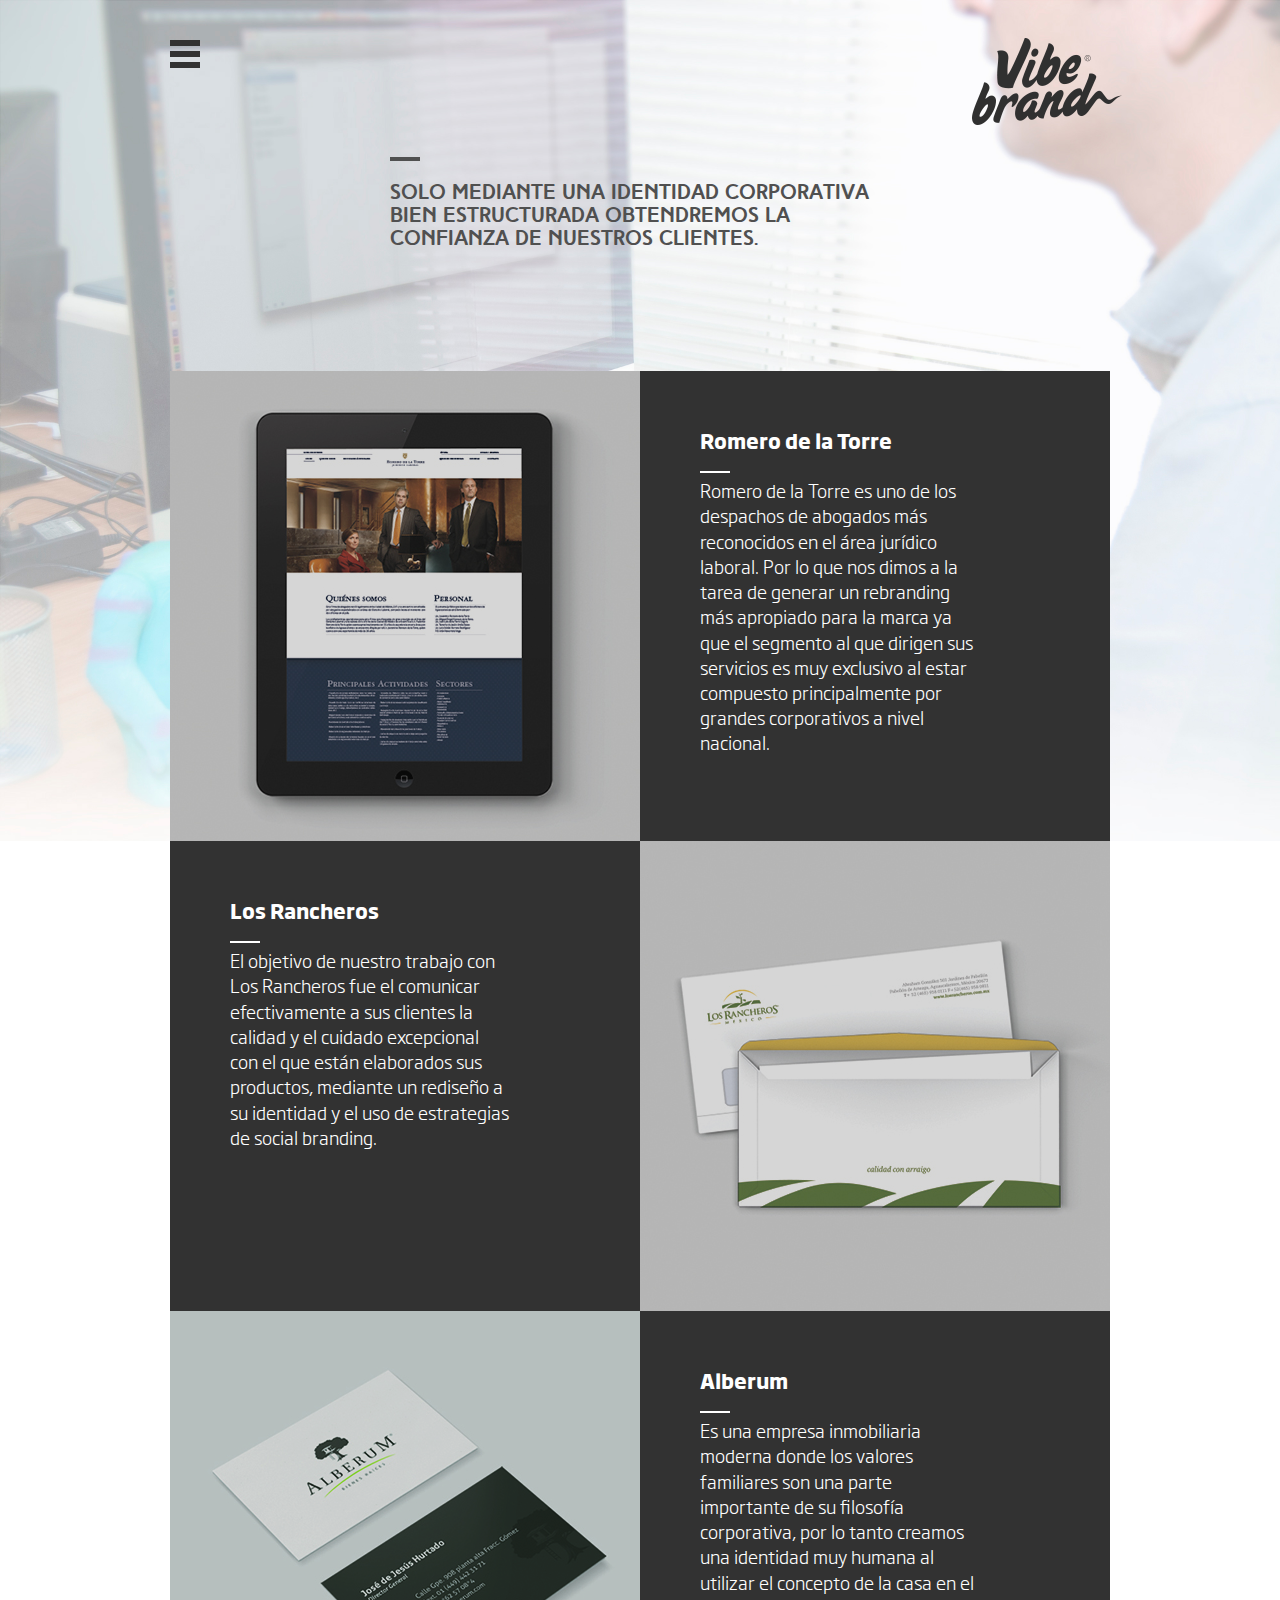
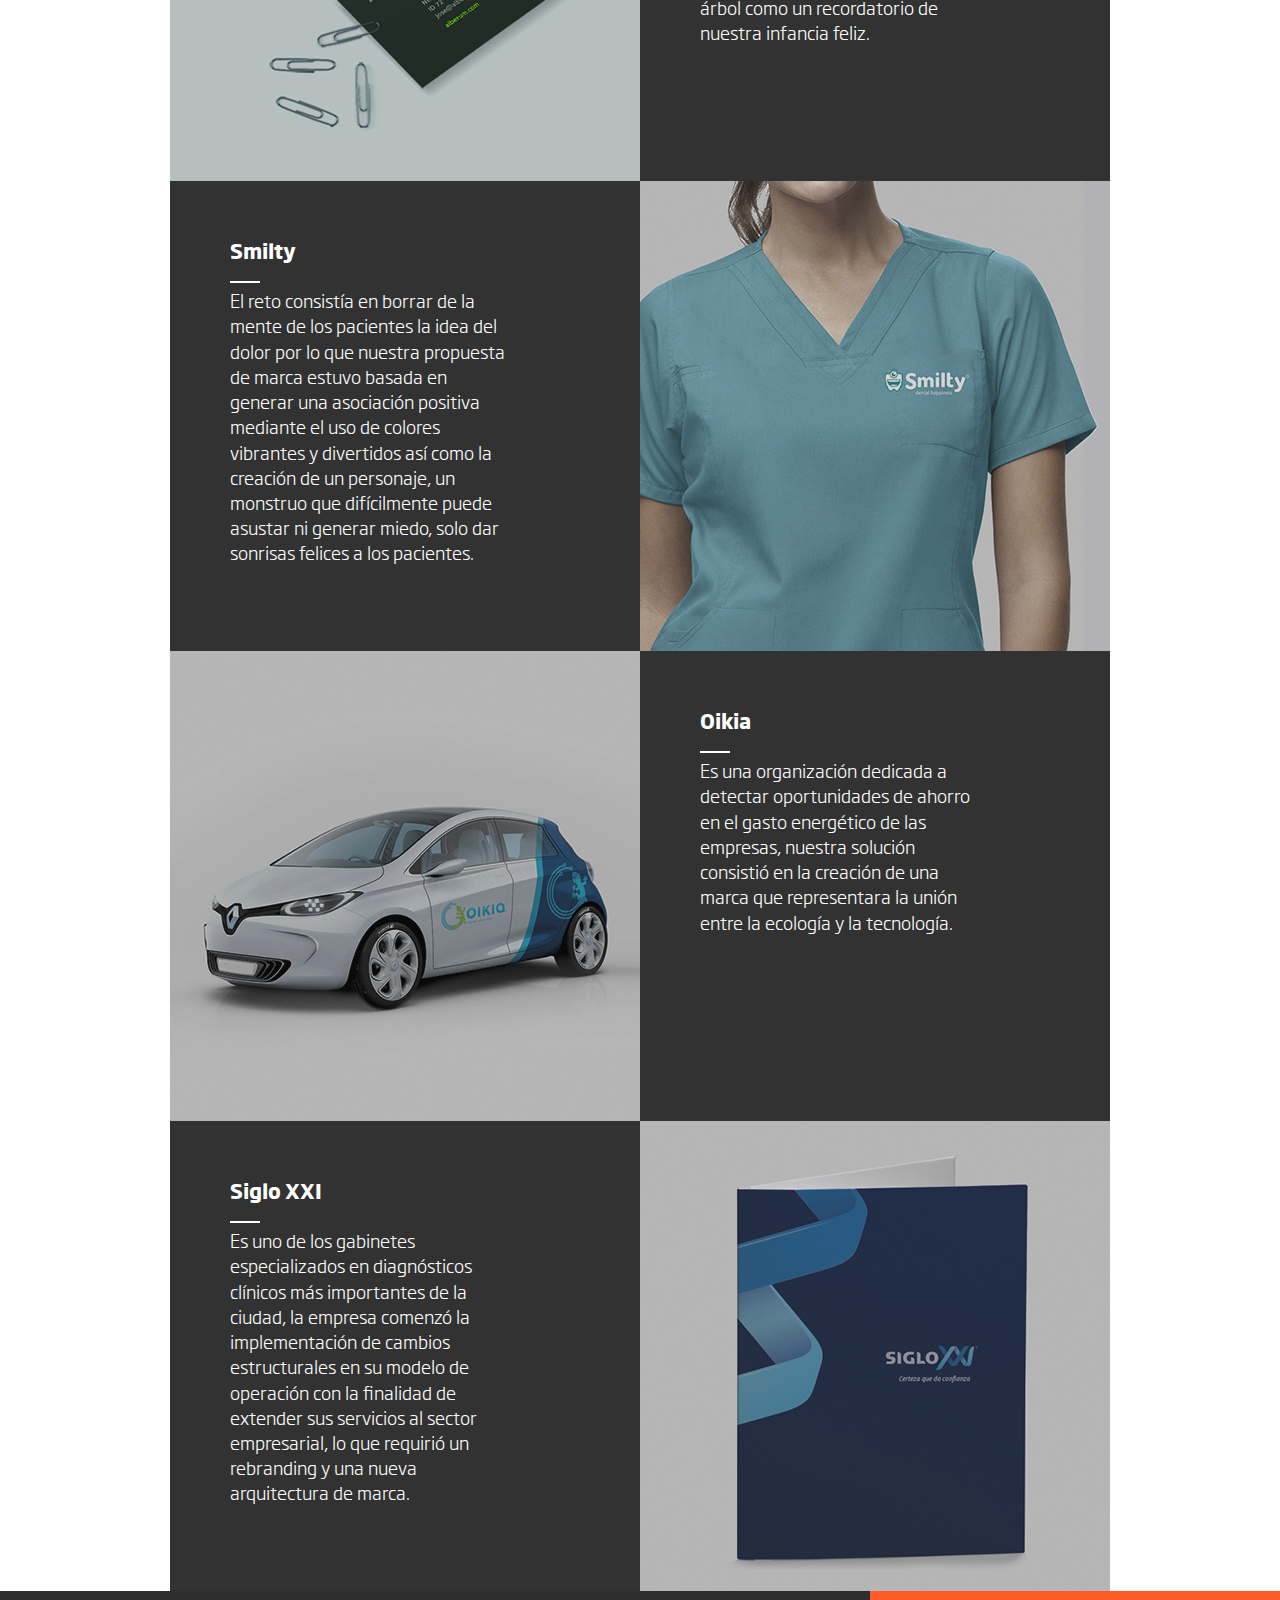
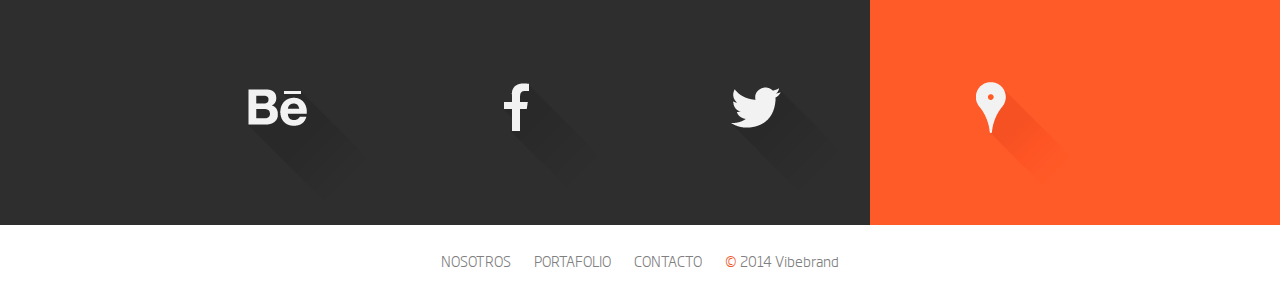
<file: portafolio.html>
<!doctype html>
<html lang="es">
<head>
	<meta http-equiv="Content-Type" content="text/html; charset=utf-8" />
    <meta http-equiv="X-UA-Compatible" content="IE=EmulateIE7, IE=9" />
    <meta name="apple-mobile-web-app-capable" content="yes">
    <meta name="viewport" content="width=device-width, initial-scale=1, maximum-scale=1">
    <title>Vibebrand</title>
	<link rel="stylesheet" href="css/base.css">
	<link rel="stylesheet" href="css/skeleton.css">
	<link rel="stylesheet" href="css/layout.css">
	<link rel="stylesheet" href="fonts/fonts.css">
<script src="http://code.jquery.com/jquery-1.7.2.min.js"></script>


</head>

<body>
<header class="sixteen columns head2">
	
	<div class="container">
	<div class="menu four columns">
	<a id="toggle" href="javascript:void(0)"><div  class="lines2"></div><!--lines-->
	</a>
	<div id="hidden">
	<menu>
	<a href="index.html"><li>NOSOTROS</li></a>
	<a href="portafolio.html"><li>PORTAFOLIO</li></a>
	<a href="contacto.html"><li>CONTACTO</li></a>
	</menu></div><!--hidden-->
	</div><!--menu four columns-->	<div class=" four columns logon"><img src="images/logon.png"/></div><!--four columns logo-->
	</div><!--container-->
	<br><br><br><br>	
	<div class="container">
	<div class="lineg"></div><!--line-->
	<div class="header2"><h1>SOLO MEDIANTE UNA IDENTIDAD CORPORATIVA </h1> <h1>BIEN ESTRUCTURADA OBTENDREMOS LA  </h1>
	<h1>CONFIANZA DE NUESTROS CLIENTES.</h1></div><!--header-->
	<br><br><br>	<br><br><br>

<div class="container p main">
<a class="open-modal" href="javascript:void(0)">
<div class="container sixteen columns desc">
<img class="left" src="images/romeroDeLaTorre.jpg"/></a>
<div class="five columns text">
	<h2>Romero de la Torre</h2><div  class="line3"></div>
	<p>Romero de la Torre es uno de los despachos de abogados más reconocidos en el área jurídico laboral. Por lo que nos dimos a la tarea de generar un rebranding más apropiado para la marca ya que el segmento al que dirigen sus servicios es muy exclusivo al estar compuesto principalmente por grandes corporativos a nivel nacional.</p>
</div>
<div class="modal-container dp-none">    
<div class="modal">
</div></div></div>
</div><!---container p main-->
	
	</header>
	
	
	<div class="container p main">
<a class="open-modal" href="javascript:void(0)">
<div class="container sixteen columns desc">
<img class="right" src="images/losRancheros.jpg"/>

<div class="five columns text">
	<h2>Los Rancheros</h2><div  class="line3"></div>
	<p>El objetivo de nuestro trabajo con Los Rancheros fue el comunicar efectivamente a sus clientes la calidad y el cuidado excepcional con el que están elaborados sus productos, mediante un rediseño a su identidad y el uso de
estrategias de social branding.</p>
</div></a>
<div class="modal2-container dp-none">    
<div class="modal">
</div></div></div></div><!---container p main-->
	
<div class="container p main">
<a class="open-modal" href="javascript:void(0)">
<div class="container sixteen columns desc">
<img class="left" src="images/alberum.jpg"/>
<div class="five columns text">
	<h2>Alberum</h2><div  class="line3"></div>
	<p>Es una empresa inmobiliaria moderna donde los valores familiares son una parte importante de su filosofía corporativa, por lo tanto creamos una identidad muy humana al utilizar el concepto de la casa en el árbol como un recordatorio de nuestra infancia feliz.</p>
</div></a>
<div class="modal-container dp-none">    
<div class="modal">
</div></div></div>
</div><!---container p main-->

<div class="container p main">
<a class="open-modal" href="javascript:void(0)">
<div class="container sixteen columns desc"><img class="right" src="images/smilty.jpg"/>

<div class="five columns text">
	<h2>Smilty</h2><div  class="line3"></div>
	<p>El reto consistía en borrar de la mente de los pacientes la idea del dolor por lo que nuestra propuesta de marca estuvo basada en generar una asociación positiva mediante el uso de colores vibrantes y divertidos así como la creación de un personaje, un monstruo que difícilmente puede asustar ni generar miedo, solo dar sonrisas felices a los pacientes.</p>
</div></a>
<div class="modal-container dp-none">    
<div class="modal">
</div></div></div></div><!---container p main-->


<div class="container p main">
<a class="open-modal" href="javascript:void(0)">
<div class="container sixteen columns desc"><img class="left" src="images/oikia.jpg"/>

<div class="five columns text">
	<h2>Oikia</h2><div  class="line3"></div>
	<p>Es una organización dedicada a detectar oportunidades de ahorro en el gasto energético de las empresas, nuestra solución consistió en la creación de una marca que representara la unión entre la ecología y la tecnología.</p>
</div></a>
<div class="modal-container dp-none">    
<div class="modal">
</div></div></div></div><!---container p main-->


<div class="container p main">
<a class="open-modal" href="javascript:void(0)">
<div class="container sixteen columns desc"><img class="right" src="images/sigloXXI.jpg"/></a>

<div class="five columns text">
	<h2>Siglo XXI</h2><div  class="line3"></div>
<p>Es uno de los gabinetes especializados en diagnósticos clínicos más importantes de la ciudad, la empresa comenzó la implementación de cambios estructurales en su modelo de operación con la finalidad de extender sus servicios al sector empresarial, lo que requirió un rebranding y una nueva arquitectura de marca. </p>
</div>
<div class="modal-container dp-none">    
<div class="modal">
</div></div></div></div><!---container p main-->




<footer>

 <div class="sixteen columns sm">
	 <div class="container">
	 <ul>
	<li><a href="http://www.behance.net/vibebrand" target="_blank"> <img src="images/be.png"/></a></li>
<li>	<a href="https://www.facebook.com/Vibebrand" target="_blank"> <img src="images/fb.png"/></a></li>
	<li>	<a href="https://twitter.com/vibebrand" target="_blank"> <img src="images/tw.png"/></a></li>
<li class="naranja">		<a href="contacto.html" target="_blank"> <img src="images/ub.png"/></a></li>
	 </div>
	 	 <div class="orange"></div>

	 <div class="container foot">
		<center>  <ul>
				<a href="index.html"> <li>NOSOTROS</li></a>
		<a href="portafolio.html"> <li>PORTAFOLIO</li></a>
		<a href="contacto.html"> <li>CONTACTO</li></a>
	    <li><font color="#ed5b2f"> ©</font> 2014  Vibebrand</li></a>

		 </ul></center>
		 <br>
	 </div>
 </div><!--sm-->

</footer>

<!--SCRIPT MODAL-->
<script>
     var body = $('body'),
    main = $('.main'),
    open_modal = $('.open-modal'),
    close_modal = $('.close-modal'),
    modal_container = $('.modal-container'),
    toggleModal = function() 
 {
        body.toggleClass('body-locked');
        modal_container.toggleClass('dp-block');

   var imagenx = $(this).children("img");
   
 
   if(imagenx !=undefined)
   {
     var direccion = imagenx.attr("src");
    
     $(".modal").html("<img src=\"x"+direccion+"\" alt=''\"/>");
     $(".modal").children("img").hide();
     $(".modal").children("img").fadeIn(1000, function(){
      $(".modal-container").scrollTop( 0);
     });
     
   }
    };
 
 
 

 open_modal.on('click', toggleModal);
 modal_container.on('click',toggleModal);
 </script>
     <!--SCRIPT MODAL-->
<!--SCRIPT TOGGLE-->
<script>
$( "#toggle" ).click(function() {
$( "#hidden" ).slideToggle( "fast" );
});
</script>
<!---SCRIPT TOGGLE-->

</body>
</html>
</file>
<file: css/base.css>
html, body, div, span, applet, object, iframe, h1, h2, h3, h4, h5, h6, p, blockquote, pre, a, abbr, acronym, address, big, cite, code, del, dfn, em, img, ins, kbd, q, s, samp, small, strike, strong, sub, sup, tt, var, b, u, i, center, dl, dt, dd, ol, ul, li, fieldset, form, label, legend, table, caption, tbody, tfoot, thead, tr, th, td, article, aside, canvas, details, embed, figure, figcaption, footer, header, hgroup, menu, nav, output, ruby, section, summary, time, mark, audio, video {
		margin: 0;
		padding: 0;
		border: 0;
		font-size: 100%;
		font: inherit;
		vertical-align: baseline; }
	article, aside, details, figcaption, figure, footer, header, hgroup, menu, nav, section {
		display: block; }
	body {
		line-height: 1; }
	ol, ul {
		list-style: none; }
	blockquote, q {
		quotes: none; }
	blockquote:before, blockquote:after,
	q:before, q:after {
		content: '';
		content: none; }
	table {
		border-collapse: collapse;
		border-spacing: 0; }


/* #Basic Styles
================================================== */
	body {
		background: #fff;
		font: 14px/21px "HelveticaNeue", "Helvetica Neue", Helvetica, Arial, sans-serif;
		color: #444;
		-webkit-font-smoothing: antialiased; /* Fix for webkit rendering */
		-webkit-text-size-adjust: 100%;
 }


/* #Typography
================================================== */
	h1, h2, h3, h4, h5, h6 {
		color: #181818;
		font-family: "Georgia", "Times New Roman", serif;
		font-weight: normal; }
	h1 a, h2 a, h3 a, h4 a, h5 a, h6 a { font-weight: inherit; }
	h1 {  font-family: 'high_tidebold';color: #ffffff;
font-size: 26px}
	h2 { font-size: 20px; line-height: 40px; margin-bottom: 10px; font-family:  'soho_gothic_probold' ;color: #ffffff}
	h3 { font-size: 28px; line-height: 34px; margin-bottom: 8px; }
	h4 { font-size: 21px; line-height: 30px; margin-bottom: 4px; }
	h5 { font-size: 17px; line-height: 24px; }
	h6 { font-size: 14px; line-height: 21px; }
	.subheader { color: #777; }

	p { font-family: 'soho_gothic_prolight';margin: 0 0 20px 0;font-size: 20px; line-height:140% }
	p img { margin: 0; }
	p.lead { font-size: 21px; line-height: 27px; color: #777;  }

	em { font-style: italic; }
	strong { font-weight: bold; color: #333; }
	small { font-size: 80%; }

/*	Blockquotes  */
	blockquote, blockquote p { font-size: 17px; line-height: 24px; color: #777; font-style: italic; }
	blockquote { margin: 0 0 20px; padding: 9px 20px 0 19px; border-left: 1px solid #ddd; }
	blockquote cite { display: block; font-size: 12px; color: #555; }
	blockquote cite:before { content: "\2014 \0020"; }
	blockquote cite a, blockquote cite a:visited, blockquote cite a:visited { color: #555; }

	hr { border: solid #ddd; border-width: 1px 0 0; clear: both; margin: 10px 0 30px; height: 0; }


/* #Links
================================================== */
a{ text-decoration: none}
	a:hover, a:focus { text-decoration: none }
	p a, p a:visited { line-height: inherit; color: #808080}


/* #Lists
================================================== */
	ul, ol { margin-bottom: 20px; }
	ul { list-style: none outside; }
	ol { list-style: decimal; }
	ol, ul.square, ul.circle, ul.disc { margin-left: 30px; }
	ul.square { list-style: square outside; }
	ul.circle { list-style: circle outside; }
	ul.disc { list-style: disc outside; }
	ul ul, ul ol,
	ol ol, ol ul { margin: 4px 0 5px 30px; font-size: 90%;  }
	ul ul li, ul ol li,
	ol ol li, ol ul li { margin-bottom: 6px; }
	li { line-height: 18px; margin-bottom: 12px; }
	ul.large li { line-height: 21px; }
	li p { line-height: 21px; }

/* #Images
================================================== */

	img.scale-with-grid {
		max-width: 100%;
		height: auto; }


/* #Buttons
================================================== */

	.button,
	button,
	input[type="submit"],
	input[type="reset"],
	input[type="button"] {
		background: #ed5b2f;
	  color: #ffffff;
	  display: inline-block;
	  font-size: 16px;
	  text-decoration: none;
	  cursor: pointer;
	  margin: 20px 0 0 230px;
text-align: center;
	  font-family: 'soho_gothic_prolight';
	  border: 0px;
	  width: 90px;
	  height: 34px;
	  z-index: 999}

	.button:hover,
	button:hover,
	input[type="submit"]:hover,
	input[type="reset"]:hover,
	input[type="button"]:hover {
		border: 2px solid #d7471b}

	.button:active,
	button:active,
	input[type="submit"]:active,
	input[type="reset"]:active,
	input[type="button"]:active {
		background: #ed5b2f }

	.button.full-width,
	button.full-width,
	input[type="submit"].full-width,
	input[type="reset"].full-width,
	input[type="button"].full-width {
		width: 100%;
		padding-left: 0 !important;
		padding-right: 0 !important;
		text-align: center; }

	/* Fix for odd Mozilla border & padding issues */
	button::-moz-focus-inner,
	input::-moz-focus-inner {
    border: 0;
    padding: 0;
	}


/* #Forms
================================================== */

	form {
		padding: 80px 0px }
	fieldset {
		margin-bottom: 10px; }
	input[type="text"],
	input[type="password"],
	input[type="email"],
	textarea,
	select {
		border: 0px;
		padding: 8px;
		outline: none;
		font: 15px 'soho_gothic_prolight';
		color: #777;
		background: #f2f2f2;
		height: 30px;
		width: 310px;
		max-width: 100%;
		display: block;
		margin:10px 0 0 0 }
	select {
		padding: 0; }
	input[type="text"]:focus,
	input[type="password"]:focus,
	input[type="email"]:focus,
	textarea:focus {
		border: 0px ;
 		color: #444;
 		-moz-box-shadow: 0 0 3px rgba(0,0,0,.2);
		-webkit-box-shadow: 0 0 3px rgba(0,0,0,.2);
		box-shadow:  0 0 3px rgba(0,0,0,.2); }
	textarea {
		min-height: 60px; }
	label,
	legend {
		display: block;
		font-weight: bold;
		font-size: 13px;  }
	select {
		width: 220px; }
	input[type="checkbox"] {
		display: inline; }
	label span,
	legend span {
		font-weight: normal;
		font-size: 13px;
		color: #444; }

/* #Misc
================================================== */
	.remove-bottom { margin-bottom: 0 !important; }
	.half-bottom { margin-bottom: 10px !important; }
	.add-bottom { margin-bottom: 20px !important; }

/* INDEX*/

.head {background: url(../images/homemax.jpg)no-repeat; height: 502px; width: 100%;background-size:100%;z-index: 999999}
.logo img{float: right; margin: 40px 0px 0 600px; position: absolute }

#hidden{display: none}
.menu{margin: 40px 0 0 0}
menu{margin: 5px 0 0 0px; list-style: none;font-family: 'high_tidesans';}
menu li{background: #f2f2f2; height: 25px;width: 119px;padding: 10px 0px 0px 12px;vertical-align: middle; 
 font-size:15px;margin: 4px 0 0 0; color: #808080;letter-spacing: 1px;}
menu li:hover{font-family: 'high_tidebold';color: #505050}

.lines{border-bottom: 17px double #f2f2f2; 
    border-top: 6px solid #f2f2f2;
    height: 5px; 
    width:30px;
  }

.line{border-bottom: 4px solid #f2f2f2; 
    content:"";
    height: 5px; 
    width:30px; margin-left: 210px;margin-bottom: 5px;margin-top: 10px}
.lineor{border-bottom: 4px solid #ed5b2f; 
    content:"";
    height: 5px; 
    width:30px;
    margin-bottom: 20px}
.cont{margin: -460px 0 0 0 }
.desk{background: url(../images/desk.jpg)no-repeat;;margin-top:0;margin-left: 50%;height: 580px; z-index: -10px;background-position: absolute;/*background-size: 100%*/; max-width: 100%}
.gray{background: rgb(230,230,230);
background: url([data-uri]);
background: -moz-linear-gradient(left,  rgb(230,230,230) 50%, rgb(242,242,242) 50%);
background: -webkit-gradient(linear, left top, right top, color-stop(50%,rgb(230,230,230)), color-stop(50%,rgb(242,242,242)));
background: -webkit-linear-gradient(left,  rgb(230,230,230) 50%,rgb(242,242,242) 50%);
background: -o-linear-gradient(left,  rgb(230,230,230) 50%,rgb(242,242,242) 50%);
background: -ms-linear-gradient(left,  rgb(230,230,230) 50%,rgb(242,242,242) 50%);
background: linear-gradient(to right,  rgb(230,230,230) 50%,rgb(242,242,242) 50%);
filter: progid:DXImageTransform.Microsoft.gradient( startColorstr='#e6e6e6', endColorstr='#f2f2f2',GradientType=1 );
height: 225px;color: #808080; margin:}
.gray1 p{padding: 50px 0px 0 0 }
.gray2 p {padding: 80px 0 0 240px;font-size: 25px  }

/*FOOTER*/
.sm{background: #2e2e2e;
background: url([data-uri]);
background: -moz-linear-gradient(left,  #2e2e2e 50%, #ff5b28 50%);
background: -webkit-gradient(linear, left top, right top, color-stop(50%,#2e2e2e), color-stop(50%,#ff5b28));
background: -webkit-linear-gradient(left,  #2e2e2e 50%,#ff5b28 50%);
background: -o-linear-gradient(left,  #2e2e2e 50%,#ff5b28 50%);
background: -ms-linear-gradient(left,  #2e2e2e 50%,#ff5b28 50%);
background: linear-gradient(to right,  #2e2e2e 50%,#ff5b28 50%);
filter: progid:DXImageTransform.Microsoft.gradient( startColorstr='#2e2e2e', endColorstr='#ff5b28',GradientType=1 );height:234px;}
.sm ul li{display: inline;list-style: none; z-index: 10}
footer img{ margin: 0px 0}
.foot ul{margin: 15px 0 0px 0px; list-style: none;font-family: 'soho_gothic_prolight';}
.foot ul li{list-style: none;display: inline; margin: 20px 10px;color: #808080}
.foot ul li:hover,.foot ul li:visited{ list-style: none;font-family: 'soho_gothic_prolight';margin: 0 10px; color: #323232}
.orange{background:#ff5b28;height: 100px;width: 100%;display: none }
/*PORTAFOLIO*/
.logon img{float: right; margin: 32px 0px 0 560px; position: absolute }

.lines2{border-bottom: 17px double #323232; 
    border-top: 6px solid #323232;
    content:"";
    height: 5px; 
    width:30px;
    }
.head2 {background: url(../images/portafolio2.jpg)no-repeat; height: 800px; width: 100%;background-size:100%;z-index: 999999}
.header2 h1{color: #505050;font-size: 21px;line-height: 110%; width: 500px; margin: 0 auto}
.header h1{ font-size: 22px;line-height: 110%;  margin: 0 210px }
.header,.header2{margin-top: 20px}
.lineg{border-bottom: 4px solid #505050; 
    content:"";
    height: 5px; 
    width:30px; margin-left: 230px;margin-bottom: 10px}
img.right{float: right; opacity: 0.8}
img.left{float: left;opacity: 0.8}
img.right:hover,img.left:hover{opacity: 1}
.desc p{font-family: 'soho_gothic_prolight';color: #ffffff; font-size: 18px }
.desc{background: #323232; height: auto; width: auto}
.text{padding: 50px}
.line3{
    border-top: 2px solid #ffffff; 
    content:"";
    height: 5px; 
    width:30px;}
/*MODAL*/

.body-locked {
    overflow: hidden;
}

.modal-container {
    display: none;
    overflow-y: scroll;
    position: fixed;
    top: 0; right: 0;
    z-index: 9999;
    height: 100%; width: 100%;
    margin: 0 auto;
    background-color: rgba(0, 0, 0, 0.3);
}
.modal  {
   
    margin: 0 auto; display: block
}
.modal img {
    height: auto;
    width: 600px;
    margin: 0 auto; display: block
}

.open-modal{cursor: pointer}
/*helper styles*/

.dp-none {
    display: none !important;
}

.dp-block {
    display: block !important;
}


/*CONTACTO*/
.form {padding-left: 15%}
.head3 {background: url(../images/home3.jpg)no-repeat; height: 502px; width: 100%;background-size:100%;z-index: 999999}
 iframe{height: 450px;width: 650px;float: right; margin: -460px 0 0 0px; background:#f2f2f2;z-index: 99999999999}
</file>
<file: css/skeleton.css>
/*
* Skeleton V1.2
* Copyright 2011, Dave Gamache
* www.getskeleton.com
* Free to use under the MIT license.
* http://www.opensource.org/licenses/mit-license.php
* 6/20/2012
*/


/* Table of Contents
==================================================
    #Base 960 Grid
    #Tablet (Portrait)
    #Mobile (Portrait)
    #Mobile (Landscape)
    #Clearing */



/* #Base 960 Grid
================================================== */

    .container                                  { position: relative; width: 960px; margin: 0 auto; padding: 0; }
    .container .column,
    .container .columns                         { float: left; display: inline; margin-left: 10px; margin-right: 10px; }
    .row                                        { margin-bottom: 20px; }

    /* Nested Column Classes */
    .column.alpha, .columns.alpha               { margin-left: 0; }
    .column.omega, .columns.omega               { margin-right: 0; }

    /* Base Grid */
    .container .one.column,
    .container .one.columns                     { width: 40px;  }
    .container .two.columns                     { width: 100px; }
    .container .three.columns                   { width: 160px; }
    .container .four.columns                    { width: 220px; }
    .container .five.columns                    { width: 280px; }
    .container .six.columns                     { width: 340px; }
    .container .seven.columns                   { width: 400px; }
    .container .eight.columns                   { width: 460px; }
    .container .nine.columns                    { width: 520px; }
    .container .ten.columns                     { width: 580px; }
    .container .eleven.columns                  { width: 640px; }
    .container .twelve.columns                  { width: 700px; }
    .container .thirteen.columns                { width: 760px; }
    .container .fourteen.columns                { width: 820px; }
    .container .fifteen.columns                 { width: 880px; }
    .container .sixteen.columns                 { width: 940px; }

    .container .one-third.column                { width: 300px; }
    .container .two-thirds.column               { width: 620px; }

    /* Offsets */
    .container .offset-by-one                   { padding-left: 60px;  }
    .container .offset-by-two                   { padding-left: 120px; }
    .container .offset-by-three                 { padding-left: 180px; }
    .container .offset-by-four                  { padding-left: 240px; }
    .container .offset-by-five                  { padding-left: 300px; }
    .container .offset-by-six                   { padding-left: 360px; }
    .container .offset-by-seven                 { padding-left: 420px; }
    .container .offset-by-eight                 { padding-left: 480px; }
    .container .offset-by-nine                  { padding-left: 540px; }
    .container .offset-by-ten                   { padding-left: 600px; }
    .container .offset-by-eleven                { padding-left: 660px; }
    .container .offset-by-twelve                { padding-left: 720px; }
    .container .offset-by-thirteen              { padding-left: 780px; }
    .container .offset-by-fourteen              { padding-left: 840px; }
    .container .offset-by-fifteen               { padding-left: 900px; }



/* #Tablet (Portrait)
================================================== */

    /* Note: Design for a width of 768px */

    @media only screen and (min-width: 768px) and (max-width: 959px) {
        .container                                  { width: 768px; }
        .container .column,
        .container .columns                         { margin-left: 10px; margin-right: 10px;  }
        .column.alpha, .columns.alpha               { margin-left: 0; margin-right: 10px; }
        .column.omega, .columns.omega               { margin-right: 0; margin-left: 10px; }
        .alpha.omega                                { margin-left: 0; margin-right: 0; }

        .container .one.column,
        .container .one.columns                     { width: 28px; }
        .container .two.columns                     { width: 76px; }
        .container .three.columns                   { width: 124px; }
        .container .four.columns                    { width: 172px; }
        .container .five.columns                    { width: 220px; }
        .container .six.columns                     { width: 268px; }
        .container .seven.columns                   { width: 316px; }
        .container .eight.columns                   { width: 364px; }
        .container .nine.columns                    { width: 412px; }
        .container .ten.columns                     { width: 460px; }
        .container .eleven.columns                  { width: 508px; }
        .container .twelve.columns                  { width: 556px; }
        .container .thirteen.columns                { width: 604px; }
        .container .fourteen.columns                { width: 652px; }
        .container .fifteen.columns                 { width: 700px; }
        .container .sixteen.columns                 { width: 748px; }

        .container .one-third.column                { width: 236px; }
        .container .two-thirds.column               { width: 492px; }

        /* Offsets */
        .container .offset-by-one                   { padding-left: 48px; }
        .container .offset-by-two                   { padding-left: 96px; }
        .container .offset-by-three                 { padding-left: 144px; }
        .container .offset-by-four                  { padding-left: 192px; }
        .container .offset-by-five                  { padding-left: 240px; }
        .container .offset-by-six                   { padding-left: 288px; }
        .container .offset-by-seven                 { padding-left: 336px; }
        .container .offset-by-eight                 { padding-left: 384px; }
        .container .offset-by-nine                  { padding-left: 432px; }
        .container .offset-by-ten                   { padding-left: 480px; }
        .container .offset-by-eleven                { padding-left: 528px; }
        .container .offset-by-twelve                { padding-left: 576px; }
        .container .offset-by-thirteen              { padding-left: 624px; }
        .container .offset-by-fourteen              { padding-left: 672px; }
        .container .offset-by-fifteen               { padding-left: 720px; }
    }


/*  #Mobile (Portrait)
================================================== */

    /* Note: Design for a width of 320px */

    @media only screen and (max-width: 767px) {
        .container { width: 300px; }
        .container .columns,
        .container .column { margin: 0; }

        .container .one.column,
        .container .one.columns,
        .container .two.columns,
        .container .three.columns,
        .container .four.columns,
        .container .five.columns,
        .container .six.columns,
        .container .seven.columns,
        .container .eight.columns,
        .container .nine.columns,
        .container .ten.columns,
        .container .eleven.columns,
        .container .twelve.columns,
        .container .thirteen.columns,
        .container .fourteen.columns,
        .container .fifteen.columns,
        .container .sixteen.columns,
        .container .one-third.column,
        .container .two-thirds.column  { width: 300px; }

        /* Offsets */
        .container .offset-by-one,
        .container .offset-by-two,
        .container .offset-by-three,
        .container .offset-by-four,
        .container .offset-by-five,
        .container .offset-by-six,
        .container .offset-by-seven,
        .container .offset-by-eight,
        .container .offset-by-nine,
        .container .offset-by-ten,
        .container .offset-by-eleven,
        .container .offset-by-twelve,
        .container .offset-by-thirteen,
        .container .offset-by-fourteen,
        .container .offset-by-fifteen { padding-left: 0; }

    }


/* #Mobile (Landscape)
================================================== */

    /* Note: Design for a width of 480px */

    @media only screen and (min-width: 480px) and (max-width: 767px) {
        .container { width: 420px; }
        .container .columns,
        .container .column { margin: 0; }

        .container .one.column,
        .container .one.columns,
        .container .two.columns,
        .container .three.columns,
        .container .four.columns,
        .container .five.columns,
        .container .six.columns,
        .container .seven.columns,
        .container .eight.columns,
        .container .nine.columns,
        .container .ten.columns,
        .container .eleven.columns,
        .container .twelve.columns,
        .container .thirteen.columns,
        .container .fourteen.columns,
        .container .fifteen.columns,
        .container .sixteen.columns,
        .container .one-third.column,
        .container .two-thirds.column { width: 420px; }
    }


/* #Clearing
================================================== */

    /* Self Clearing Goodness */
    .container:after { content: "\0020"; display: block; height: 0; clear: both; visibility: hidden; }

    /* Use clearfix class on parent to clear nested columns,
    or wrap each row of columns in a <div class="row"> */
    .clearfix:before,
    .clearfix:after,
    .row:before,
    .row:after {
      content: '\0020';
      display: block;
      overflow: hidden;
      visibility: hidden;
      width: 0;
      height: 0; }
    .row:after,
    .clearfix:after {
      clear: both; }
    .row,
    .clearfix {
      zoom: 1; }

    /* You can also use a <br class="clear" /> to clear columns */
    .clear {
      clear: both;
      display: block;
      overflow: hidden;
      visibility: hidden;
      width: 0;
      height: 0;
    }
</file>
<file: css/layout.css>
/* Smaller than standard 960 (devices and browsers) */
	@media only screen and (max-width: 1280px) {
		.head {background: url(../images/home.jpg)no-repeat; height: 500px; width: 100%;background-size:100%;z-index: 999999}
.head2 {background: url(../images/portafolio.jpg)no-repeat; height: auto; width: 100%;background-size:100%;z-index: 999999}

	}

/* Smaller than standard 960 (devices and browsers) */
	@media only screen and (max-width: 960px) {


	}
	/* Tablet Portrait size to standard 960 (devices and browsers) */
	@media only screen and (min-width: 768px) and (max-width: 959px) {

.logo img{margin-left: 50%; margin-top: 20px }
.logon img{ margin-top:18px; margin-left: 48%; width: 145px}
img.right,img.left{width: 374px; height: 374px}
.n img{margin: 40px 0px 0 360px }
.gray1 p{ font-size:16px;padding: 50px 0px 0 0 }
.gray2 p {font-size:16px;padding: 50px 0 0 180px; text-align: center}
img.first { margin-left: 30px}
.desc p{font-size: 15px }
 iframe{height: 460px;width: 450px; float: right; margin: 500px 0 0 0px; background:#f2f2f2}
.map {position:absolute; top:5px; bottom:5px; width:80%; left: 170px;float: right; height: 570px }
.head3, .head2, .head{background-size: 1200px}
.sm img{width: 180px;}
.sm{height:180px}
.header2 h1, .header h1 { font-size: 26px; line-height: 110%; width: 650px; margin-left: 120px}
	
	}

	/* All Mobile Sizes (devices and browser) */
	@media only screen and (max-width: 767px) {
	.modal img {
    width: 350px;}
    .header2 h1, .header h1 { font-size: 21px; line-height: 110%; width: 350px}

    }

	/* Mobile Landscape Size to Tablet Portrait (devices and browsers) */
	@media only screen and (min-width: 480px) and (max-width: 767px) {
.desk{display: none}
.lines, .lines2{height: 5px;  width:30px; margin-top: 40px}
.cont p{margin-bottom: 100px; font-size: 16px}
img.right,img.left{width: 420px; height: 420px}
.desc p{ width: 300px; padding:10px;font-size: 14px}
.desc h2{padding: 10px}
.gray{background: rgb(230,230,230); height: 300px;}
.gray1 p{ font-size:16px;padding: 50px 0px 0 60px; text-align: center }
.gray2 p {font-size:16px;padding: 30px 30px 0 120px; text-align: center}
.sm img{width: 100px;}
.sm{background: #2e2e2e;
background: url([data-uri]);
background: -moz-linear-gradient(left,  #2e2e2e 65%, #ff5b28 65%);
background: -webkit-gradient(linear, left top, right top, color-stop(65%,#2e2e2e), color-stop(65%,#ff5b28));
background: -webkit-linear-gradient(left,  #2e2e2e 65%, #ff5b28 65%);
background: -o-linear-gradient(left, #2e2e2e 65%, #ff5b28 65%);
background: -ms-linear-gradient(left, #2e2e2e 65%, #ff5b28 65%);
background: linear-gradient(to right, #2e2e2e 65%, #ff5b28 65%);
filter: progid:DXImageTransform.Microsoft.gradient( startColorstr='#2e2e2e', endColorstr='#ff5b28',GradientType=1 );height:100px}
 iframe{height: 200px;width: 100%; float: right; margin: -200px 0 400px 0px; background:#f2f2f2; }
.map {position:absolute;padding-top: 10px; margin:0px 0 0px 0; width:100%; left: 0px;float: right; height: 570px }
form{margin: -20px 0 240px 30px} 
.head3, .head2{background-size: 1000px}
.head{margin-bottom: 50px; background-size: 1000px}
.header h1  { font-size: 23px; line-height: 10px; margin-left: 10px}
.header  { margin-top: 20px}
.line, .lineg{margin-left: 10px; margin-top: 80px}
.logo img, .logon img{margin-left: 25%; margin-top: 10px }
.header2 h1, .header h1 { font-size: 21px; line-height: 110%; width: 450px}
.modal img {
    height: auto;
    width: 400px;
    margin: 0 auto; display: block}
	}

	/* Mobile Portrait Size to Mobile Landscape Size (devices and browsers) */
	@media only screen and (max-width: 479px) {

.logo img, .logon img{margin-left: 70px; margin-top: 0 }
				.head {background: url(../images/home.jpg)no-repeat;background-size:250%; width: 100%;z-index: 999999}
.menu{padding: 20px 10px}
	.header h1 { font-size: 16px; line-height: 5px; margin-top: 15px; width: 300px; margin-left: 0px }
.line{height: 5px; 
    width:25px; margin-left: 2%;margin-top: 40px}
    .lineg{
    margin-left: 15%;margin-top: 40px}
.desk{display: none}
.cont p{font-size: 14px; text-align: justify; padding: 0 10px; margin-bottom: 60px }
.lineor{border-bottom: 4px solid #ed5b2f; 
    content:"";
    height: 5px; 
    width:25px;
    margin: -70px 0px 5px 8px}
.gray{background: rgb(230,230,230); height: 300px;}
.gray1 p{ font-size:15px;padding: 50px 0 0 15px; text-align: center }
.gray2 p {font-size:16px;padding: 10px 0 0 55px; text-align: center}
.sm{background: #2e2e2e;;height:717px;margin: 0px}
.n img{margin: 10px 0px 0 70px }
img.right{width: 300px; height: 300px; margin: 0 auto 0 auto; display: block}
img.left{width: 300px; height: 300px; margin: 0 auto 0 auto; display: block}
.text{padding: 10px 0 10px 0; margin: 0px}
.desc{padding: 0}
.desc p{font-size: 14px; padding-left: 10px; width: 230px }
.desc h2{padding: 10px}
.modal img {
    height: auto;
    width: 350px;
    margin: 0 auto; display: block}
.head3, .head2, .head{background-size: 800px}
.orange{background:#ff5b28;height: 250px;width: 100%;display:block;position: absolute;margin-top: -265px; z-index: -10}
.sm img{margin-left: 15px}
.header2 h1{width: 270px; margin: 0 20px; line-height: 120%; font-size: 15px}
iframe{height: 150px;width: 100%; float: right; margin:0px 0 400px 0px; background:#f2f2f2}
.map {position:absolute; padding-top: 10px;  margin:-150px 0 0px 0; width:100%; left: 0px;float: right; height: 570px }
form{margin: -160px 0 140px 0px; width: 280px} 
button,button:hover{margin-left: 40px; cursor: pointer}
}
.p{margin: -5px auto 0 auto}
.p2{margin: -5px auto 0 auto}
</file>
<file: fonts/fonts.css>
@font-face {
    font-family: 'soho_gothic_prolight';
    src: url('sohogothicpro-light-webfont.eot');
    src: url('sohogothicpro-light-webfont.eot?#iefix') format('embedded-opentype'),
         url('sohogothicpro-light-webfont.woff') format('woff'),
         url('sohogothicpro-light-webfont.ttf') format('truetype'),
         url('sohogothicpro-light-webfont.svg#soho_gothic_prolight') format('svg');
    font-weight: normal;
    font-style: normal;

}

@font-face {
    font-family: 'soho_gothic_probold';
    src: url('sohogothicpro-bold-webfont.eot');
    src: url('sohogothicpro-bold-webfont.eot?#iefix') format('embedded-opentype'),
         url('sohogothicpro-bold-webfont.woff') format('woff'),
         url('sohogothicpro-bold-webfont.ttf') format('truetype'),
         url('sohogothicpro-bold-webfont.svg#soho_gothic_probold') format('svg');
    font-weight: normal;
    font-style: normal;

}



@font-face {
    font-family: 'high_tidebold';
    src: url('high_tide_bold-webfont.eot');
    src: url('high_tide_bold-webfont.eot?#iefix') format('embedded-opentype'),
         url('high_tide_bold-webfont.woff') format('woff'),
         url('high_tide_bold-webfont.ttf') format('truetype'),
         url('high_tide_bold-webfont.svg#high_tidebold') format('svg');
    font-weight: normal;
    font-style: normal;

}




@font-face {
    font-family: 'high_tidesans';
    src: url('hightide_sans-webfont.eot');
    src: url('hightide_sans-webfont.eot?#iefix') format('embedded-opentype'),
         url('hightide_sans-webfont.woff') format('woff'),
         url('hightide_sans-webfont.ttf') format('truetype'),
         url('hightide_sans-webfont.svg#high_tidesans') format('svg');
    font-weight: normal;
    font-style: normal;

}
</file>
